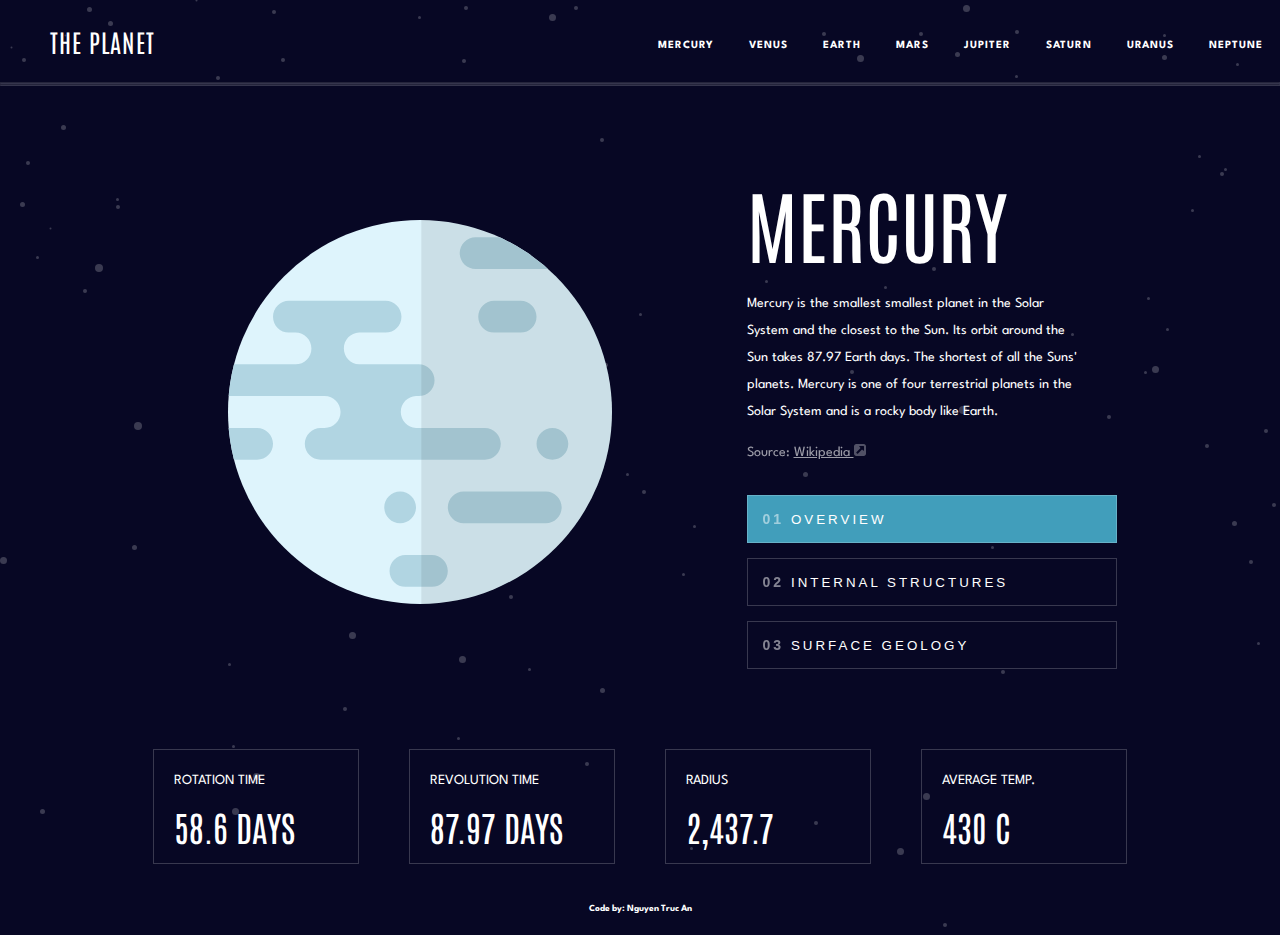
<file: index.html>
<!DOCTYPE html>
<html lang="en">
<head>
    <meta charset="UTF-8">
    <meta http-equiv="X-UA-Compatible" content="IE=edge">
    <meta name="viewport" content="width=device-width, initial-scale=1.0">
    <title>Mercury</title>
    <link rel="stylesheet" href="./style.css">
    <link rel="icon" href="./assets/planet-mercury.svg" type="image/x-icon">

    <link rel="preconnect" href="https://fonts.googleapis.com">
    <link rel="preconnect" href="https://fonts.gstatic.com" crossorigin>
    <link href="https://fonts.googleapis.com/css2?family=Antonio:wght@400;700&display=swap" rel="stylesheet">

    <link rel="preconnect" href="https://fonts.googleapis.com">
    <link rel="preconnect" href="https://fonts.gstatic.com" crossorigin>
    <link href="https://fonts.googleapis.com/css2?family=Spartan:wght@400;700&display=swap" rel="stylesheet">
</head>
<body>
    <section class="top-container">
        <div class="logo-container">
            <a href="./index.html">
                <h1 class="logo"> the planet </h1>
            </a>
        </div>
        <div class="collapse-menu">
            <img src="./assets/icon-hamburger.svg" icon="icon">
        </div>
        <div class="planet-menu">
            <a class="category-box" href="./index.html">
                <h5 class="planet">MERCURY</h5>
            </a>
            <a class="category-box" href="./venus.html">
                <h5 class="planet">VENUS</h5>
            </a>
            <a class="category-box" href="./earth.html">
                <h5 class="planet">EARTH</h5>
            </a>
            <a class="category-box" href="./mars.html">
                <h5 class="planet">MARS</h5>
            </a>
            <a class="category-box" href="./jupiter.html">
                <h5 class="planet">JUPITER</h5>
            </a>
            <a class="category-box" href="./saturn.html">
                <h5 class="planet">SATURN</h5>
            </a>
            <a class="category-box" href="./uranus.html">
                <h5 class="planet">URANUS</h5>
            </a>
            <a class="category-box" href="neptune.html">
                <h5 class="planet">NEPTUNE</h5> 
            </a>
        </div>
    </section>
    <hr>

    <div class="category-drop-list collapse-drop-list">
        <a class="category-box" href="./index.html">
            <div class="left">
                <div class="planet-color mer"></div>
                <h5 class="planet">MERCURY</h5>
            </div>
            <div class="right">
                <img src="./assets/icon-chevron.svg" alt="icon">
            </div>
        </a>
        <hr>
        <a class="category-box" href="./venus.html">
            <div class="left">
                <div class="planet-color ven"></div>
                <h5 class="planet">VENUS</h5>
            </div>
            <div class="right">
                <img src="./assets/icon-chevron.svg" alt="icon">
            </div>
        </a>
        <hr>
        <a class="category-box" href="./earth.html">
            <div class="left">
                <div class="planet-color ear"></div>
                <h5 class="planet">EARTH</h5>
            </div>
            <div class="right">
                <img src="./assets/icon-chevron.svg" alt="icon">
            </div>
        </a>
        <hr>
        <a class="category-box" href="./mars.html">
            <div class="left">
                <div class="planet-color mar"></div>
                <h5 class="planet">MARS</h5>
            </div>
            <div class="right">
                <img src="./assets/icon-chevron.svg" alt="icon">
            </div>
        </a>
        <hr>
        <a class="category-box" href="./jupiter.html">
            <div class="left">
                <div class="planet-color jup"></div>
                <h5 class="planet">JUPITER</h5>
            </div>
            <div class="right">
                <img src="./assets/icon-chevron.svg" alt="icon">
            </div>
        </a>
        <hr>
        <a class="category-box" href="./saturn.html">
            <div class="left">
                <div class="planet-color sat"></div>
                <h5 class="planet">SATURN</h5>
            </div>
            <div class="right">
                <img src="./assets/icon-chevron.svg" alt="icon">
            </div>
        </a>
        <hr>
        <a class="category-box" href="./uranus.html">
            <div class="left">
                <div class="planet-color ura"></div>
                <h5 class="planet">URANUS</h5>
            </div>
            <div class="right">
                <img src="./assets/icon-chevron.svg" alt="icon">
            </div>
        </a>
        <hr>
        <a class="category-box" href="neptune.html">
            <div class="left">
                <div class="planet-color nep"></div>
                <h5 class="planet">NEPTUNE</h5> 
            </div>
            <div class="right">
                <img src="./assets/icon-chevron.svg" alt="icon">
            </div>
        </a>
    </div>

    <div class="mobile-menu-off">
        <div class="mobile-menu">
            <div>
                <button onClick="overview()" class="mobile-category overview btn-hover">OVERVIEW</button> 
            </div>
            <div>
                <button onClick="structure()" class="mobile-category structure">STRUCTURES</button> <br>
            </div>
            <div>
                <button onClick="surface()" class="mobile-category surface">SURFACE</button> <br>
            </div>
        </div>
    </div>
    <hr>


    <section class="bottom-container">
        <div class="bottom-1">
            <div class="image-container">
                <img class="plannet-image" src="./assets/planet-mercury.svg" alt="mecury image">
                <img class="surface-img is-hidden" src="./assets/geology-mercury.png" alt="surface mercury image">
            </div>
            <div class="content-container">
                <div class="details">
                    <h1>MERCURY</h1>
                    <p class="content">Mercury is the smallest smallest planet in the Solar System and the closest to the Sun. Its orbit around the Sun takes 87.97 Earth days. The shortest of all the Suns' planets. Mercury is one of four terrestrial planets in the Solar System and is a rocky body like Earth.</p>
                    <p class="source">Source: <a href="#"> Wikipedia <img src="./assets/icon-source.svg" alt="icon"></a></p>
                </div>
                <div class="button-container">
                        <div>
                            <button onClick="overview()" class="category overview btn-hover"> <span class="od">01 </span>OVERVIEW</button> 
                        </div>
                        <div>
                            <button onClick="structure()" class="category structure"><span class="od">02 </span>INTERNAL STRUCTURES</button> <br>
                        </div>
                        <div>
                            <button onClick="surface()" class="category surface"><span class="od">03 </span>SURFACE GEOLOGY</button> <br>
                        </div>
                </div>
            </div>
        </div>
        <div class="bottom-2">
            <div class="gen-info">
                <p>ROTATION TIME</p>
                <H2>58.6 DAYS</H2>
            </div>
            <div class="gen-info">
                <p>REVOLUTION TIME</p>
                <H2>87.97 DAYS</H2>
            </div>
            <div class="gen-info">
                <p>RADIUS</p>
                <H2>2,437.7</H2>
            </div>
            <div class="gen-info">
                <p>AVERAGE TEMP.</p>
                <H2>430 C</H2>
            </div>
        </div>
    </section>
    <h6 class="footer">Code by: Nguyen Truc An</h6>


    <script src="./js/mercury.js"></script>
</body>
</html>
</file>
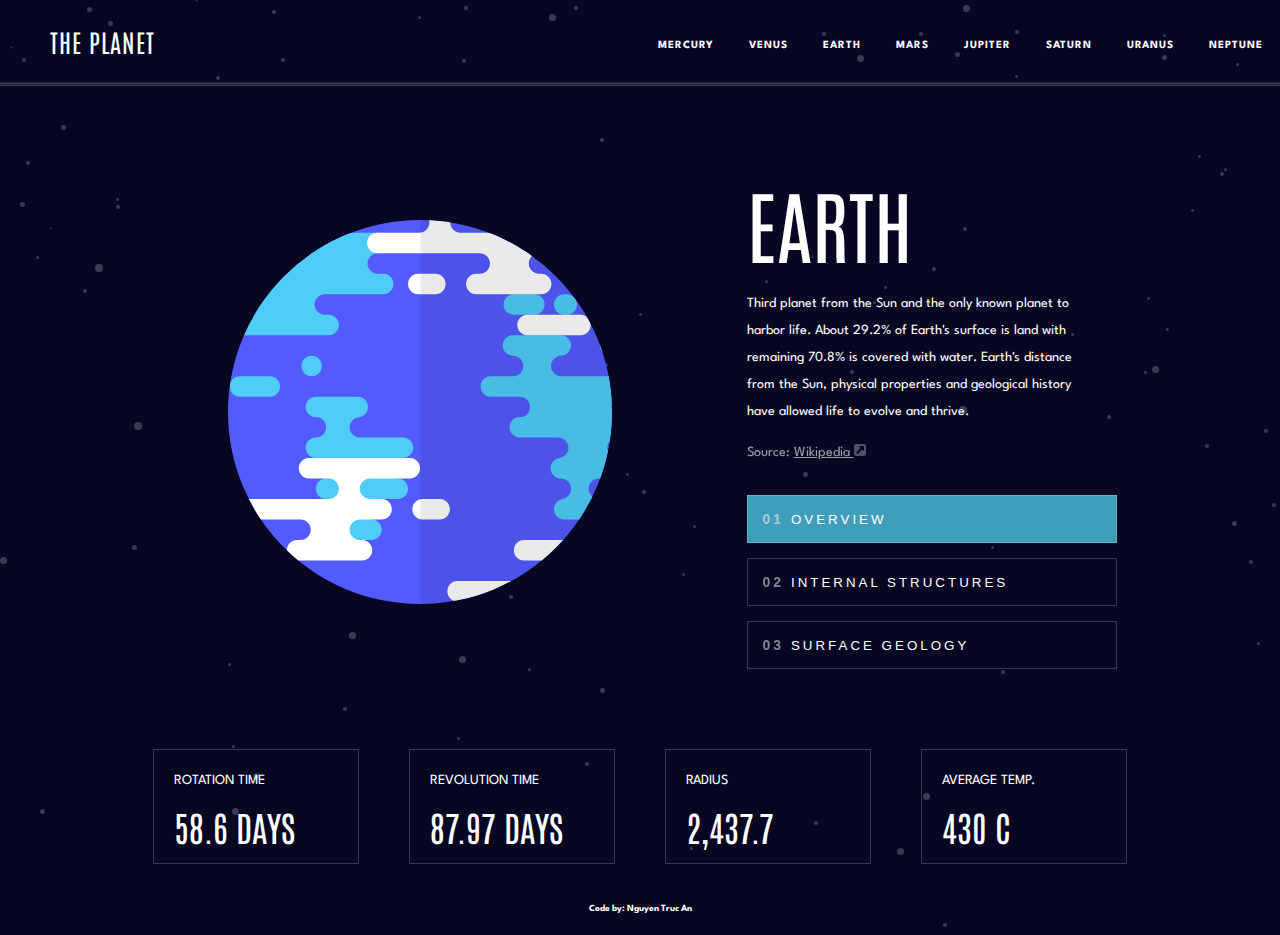
<file: earth.html>
<!DOCTYPE html>
<html lang="en">
<head>
    <meta charset="UTF-8">
    <meta http-equiv="X-UA-Compatible" content="IE=edge">
    <meta name="viewport" content="width=device-width, initial-scale=1.0">
    <title>Earth</title>
    <link rel="stylesheet" href="./style.css">
    <link rel="icon" href="./assets/planet-earth.svg" type="image/x-icon">

    <link rel="preconnect" href="https://fonts.googleapis.com">
    <link rel="preconnect" href="https://fonts.gstatic.com" crossorigin>
    <link href="https://fonts.googleapis.com/css2?family=Antonio:wght@400;700&display=swap" rel="stylesheet">

    <link rel="preconnect" href="https://fonts.googleapis.com">
    <link rel="preconnect" href="https://fonts.gstatic.com" crossorigin>
    <link href="https://fonts.googleapis.com/css2?family=Spartan:wght@400;700&display=swap" rel="stylesheet">
</head>
<body>
    <section class="top-container">
        <div class="logo-container">
            <a href="./index.html">
                <h1 class="logo"> the planet </h1>
            </a>
        </div>
        <div class="collapse-menu">
            <img src="./assets/icon-hamburger.svg" alt="icon">
        </div>
        <div class="planet-menu">
            <a class="category-box" href="./index.html">
                <h5 class="planet">MERCURY</h5>
            </a>
            <a class="category-box" href="./venus.html">
                <h5 class="planet">VENUS</h5>
            </a>
            <a class="category-box" href="./earth.html">
                <h5 class="planet">EARTH</h5>
            </a>
            <a class="category-box" href="./mars.html">
                <h5 class="planet">MARS</h5>
            </a>
            <a class="category-box" href="./jupiter.html">
                <h5 class="planet">JUPITER</h5>
            </a>
            <a class="category-box" href="./saturn.html">
                <h5 class="planet">SATURN</h5>
            </a>
            <a class="category-box" href="./uranus.html">
                <h5 class="planet">URANUS</h5>
            </a>
            <a class="category-box" href="neptune.html">
                <h5 class="planet">NEPTUNE</h5> 
            </a>
        </div>
    </section>
    <hr>

    <div class="category-drop-list collapse-drop-list">
        <a class="category-box" href="./index.html">
            <div class="left">
                <div class="planet-color mer"></div>
                <h5 class="planet">MERCURY</h5>
            </div>
            <div class="right">
                <img src="./assets/icon-chevron.svg" alt="icon">
            </div>
        </a>
        <hr>
        <a class="category-box" href="./venus.html">
            <div class="left">
                <div class="planet-color ven"></div>
                <h5 class="planet">VENUS</h5>
            </div>
            <div class="right">
                <img src="./assets/icon-chevron.svg" alt="icon">
            </div>
        </a>
        <hr>
        <a class="category-box" href="./earth.html">
            <div class="left">
                <div class="planet-color ear"></div>
                <h5 class="planet">EARTH</h5>
            </div>
            <div class="right">
                <img src="./assets/icon-chevron.svg" alt="icon">
            </div>
        </a>
        <hr>
        <a class="category-box" href="./mars.html">
            <div class="left">
                <div class="planet-color mar"></div>
                <h5 class="planet">MARS</h5>
            </div>
            <div class="right">
                <img src="./assets/icon-chevron.svg" alt="icon">
            </div>
        </a>
        <hr>
        <a class="category-box" href="./jupiter.html">
            <div class="left">
                <div class="planet-color jup"></div>
                <h5 class="planet">JUPITER</h5>
            </div>
            <div class="right">
                <img src="./assets/icon-chevron.svg" alt="icon">
            </div>
        </a>
        <hr>
        <a class="category-box" href="./saturn.html">
            <div class="left">
                <div class="planet-color sat"></div>
                <h5 class="planet">SATURN</h5>
            </div>
            <div class="right">
                <img src="./assets/icon-chevron.svg" alt="icon">
            </div>
        </a>
        <hr>
        <a class="category-box" href="./uranus.html">
            <div class="left">
                <div class="planet-color ura"></div>
                <h5 class="planet">URANUS</h5>
            </div>
            <div class="right">
                <img src="./assets/icon-chevron.svg" alt="">
            </div>
        </a>
        <hr>
        <a class="category-box" href="neptune.html">
            <div class="left">
                <div class="planet-color nep"></div>
                <h5 class="planet">NEPTUNE</h5> 
            </div>
            <div class="right">
                <img src="./assets/icon-chevron.svg" alt="">
            </div>
        </a>
    </div>

    <div class="mobile-menu-off">
        <div class="mobile-menu">
            <div>
                <button onClick="overview()" class="mobile-category overview btn-hover">OVERVIEW</button> 
            </div>
            <div>
                <button onClick="structure()" class="mobile-category structure">STRUCTURES</button> <br>
            </div>
            <div>
                <button onClick="surface()" class="mobile-category surface">SURFACE</button> <br>
            </div>
        </div>
    </div>
    <hr>


    <section class="bottom-container">
        <div class="bottom-1">
            <div class="image-container">
                <img class="plannet-image" src="./assets/planet-earth.svg" alt="earth image">
                <img class="surface-img is-hidden" src="./assets/geology-earth.png" alt="earth surface image">
            </div>
            <div class="content-container">
                <div class="details">
                    <h1>EARTH</h1>
                    <p class="content">Third planet from the Sun and the only known planet to harbor life. About 29.2% of Earth's surface is land with remaining 70.8% is covered with water. Earth's distance from the Sun, physical properties and geological history have allowed life to evolve and thrive.</p>
                    <p class="source">Source: <a href="#"> Wikipedia <img src="./assets/icon-source.svg" alt="icon"></a></p>
                </div>
                <div class="button-container">
                        <div>
                            <button onClick="overview()" class="category overview btn-hover"> <span class="od">01 </span>OVERVIEW</button> 
                        </div>
                        <div>
                            <button onClick="structure()" class="category structure"><span class="od">02 </span>INTERNAL STRUCTURES</button> <br>
                        </div>
                        <div>
                            <button onClick="surface()" class="category surface"><span class="od">03 </span>SURFACE GEOLOGY</button> <br>
                        </div>
                </div>
            </div>
        </div>
        <div class="bottom-2">
            <div class="gen-info">
                <p>ROTATION TIME</p>
                <H2>58.6 DAYS</H2>
            </div>
            <div class="gen-info">
                <p>REVOLUTION TIME</p>
                <H2>87.97 DAYS</H2>
            </div>
            <div class="gen-info">
                <p>RADIUS</p>
                <H2>2,437.7</H2>
            </div>
            <div class="gen-info">
                <p>AVERAGE TEMP.</p>
                <H2>430 C</H2>
            </div>
        </div>

    </section>
    <h6 class="footer">Code by: Nguyen Truc An</h6>


    <script src="./js/earth.js"></script>
</body>
</html>
</file>
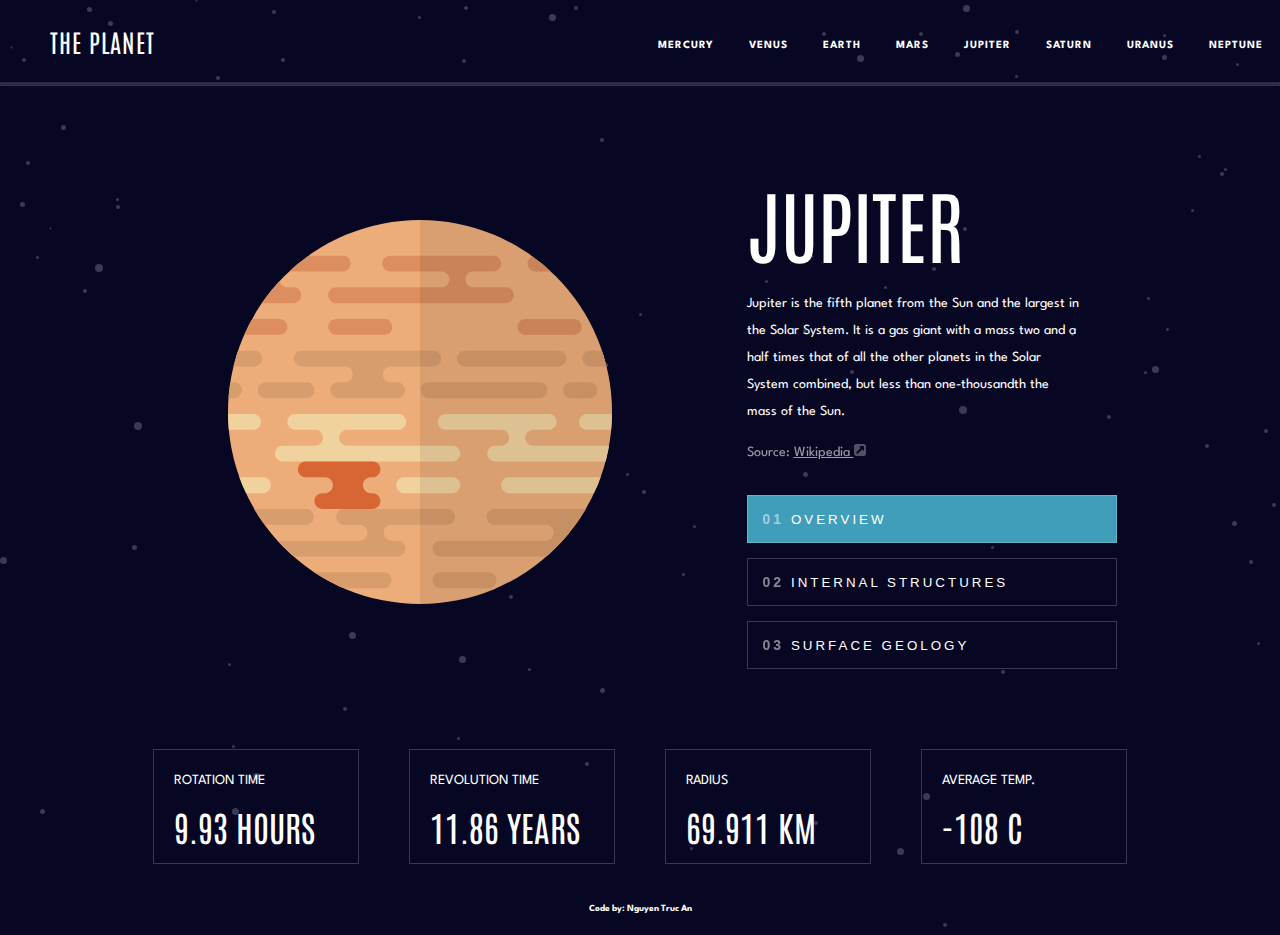
<file: jupiter.html>
<!DOCTYPE html>
<html lang="en">
<head>
    <meta charset="UTF-8">
    <meta http-equiv="X-UA-Compatible" content="IE=edge">
    <meta name="viewport" content="width=device-width, initial-scale=1.0">
    <title>Jupiter</title>
    <link rel="stylesheet" href="./style.css">
    <link rel="icon" href="./assets/planet-jupiter.svg" type="image/x-icon">

    <link rel="preconnect" href="https://fonts.googleapis.com">
    <link rel="preconnect" href="https://fonts.gstatic.com" crossorigin>
    <link href="https://fonts.googleapis.com/css2?family=Antonio:wght@400;700&display=swap" rel="stylesheet">

    <link rel="preconnect" href="https://fonts.googleapis.com">
    <link rel="preconnect" href="https://fonts.gstatic.com" crossorigin>
    <link href="https://fonts.googleapis.com/css2?family=Spartan:wght@400;700&display=swap" rel="stylesheet">
</head>
<body>
    <section class="top-container">
        <div class="logo-container">
            <a href="./index.html">
                <h1 class="logo"> the planet </h1>
            </a>
        </div>
        <div class="collapse-menu">
            <img src="./assets/icon-hamburger.svg" icon="icon">
        </div>
        <div class="planet-menu">
            <a class="category-box" href="./index.html">
                <h5 class="planet">MERCURY</h5>
            </a>
            <a class="category-box" href="./venus.html">
                <h5 class="planet">VENUS</h5>
            </a>
            <a class="category-box" href="./earth.html">
                <h5 class="planet">EARTH</h5>
            </a>
            <a class="category-box" href="./mars.html">
                <h5 class="planet">MARS</h5>
            </a>
            <a class="category-box" href="./jupiter.html">
                <h5 class="planet">JUPITER</h5>
            </a>
            <a class="category-box" href="./saturn.html">
                <h5 class="planet">SATURN</h5>
            </a>
            <a class="category-box" href="./uranus.html">
                <h5 class="planet">URANUS</h5>
            </a>
            <a class="category-box" href="neptune.html">
                <h5 class="planet">NEPTUNE</h5> 
            </a>
        </div>
    </section>
    <hr>

    <div class="category-drop-list collapse-drop-list">
        <a class="category-box" href="./index.html">
            <div class="left">
                <div class="planet-color mer"></div>
                <h5 class="planet">MERCURY</h5>
            </div>
            <div class="right">
                <img src="./assets/icon-chevron.svg" alt="icon">
            </div>
        </a>
        <hr>
        <a class="category-box" href="./venus.html">
            <div class="left">
                <div class="planet-color ven"></div>
                <h5 class="planet">VENUS</h5>
            </div>
            <div class="right">
                <img src="./assets/icon-chevron.svg" alt="icon">
            </div>
        </a>
        <hr>
        <a class="category-box" href="./earth.html">
            <div class="left">
                <div class="planet-color ear"></div>
                <h5 class="planet">EARTH</h5>
            </div>
            <div class="right">
                <img src="./assets/icon-chevron.svg" alt="icon">
            </div>
        </a>
        <hr>
        <a class="category-box" href="./mars.html">
            <div class="left">
                <div class="planet-color mar"></div>
                <h5 class="planet">MARS</h5>
            </div>
            <div class="right">
                <img src="./assets/icon-chevron.svg" alt="icon">
            </div>
        </a>
        <hr>
        <a class="category-box" href="./jupiter.html">
            <div class="left">
                <div class="planet-color jup"></div>
                <h5 class="planet">JUPITER</h5>
            </div>
            <div class="right">
                <img src="./assets/icon-chevron.svg" alt="icon">
            </div>
        </a>
        <hr>
        <a class="category-box" href="./saturn.html">
            <div class="left">
                <div class="planet-color sat"></div>
                <h5 class="planet">SATURN</h5>
            </div>
            <div class="right">
                <img src="./assets/icon-chevron.svg" alt="icon">
            </div>
        </a>
        <hr>
        <a class="category-box" href="./uranus.html">
            <div class="left">
                <div class="planet-color ura"></div>
                <h5 class="planet">URANUS</h5>
            </div>
            <div class="right">
                <img src="./assets/icon-chevron.svg" alt="icon">
            </div>
        </a>
        <hr>
        <a class="category-box" href="neptune.html">
            <div class="left">
                <div class="planet-color nep"></div>
                <h5 class="planet">NEPTUNE</h5> 
            </div>
            <div class="right">
                <img src="./assets/icon-chevron.svg" alt="icon">
            </div>
        </a>
    </div>

    <div class="mobile-menu-off">
        <div class="mobile-menu">
            <div>
                <button onClick="overview()" class="mobile-category overview btn-hover">OVERVIEW</button> 
            </div>
            <div>
                <button onClick="structure()" class="mobile-category structure">STRUCTURES</button> <br>
            </div>
            <div>
                <button onClick="surface()" class="mobile-category surface">SURFACE</button> <br>
            </div>
        </div>
    </div>
    <hr>


    <section class="bottom-container">
        <div class="bottom-1">
            <div class="image-container">
                <img class="plannet-image" src="./assets/planet-jupiter.svg" alt="jupiter image">
                <img class="surface-img is-hidden" src="./assets/geology-jupiter.png" alt="surface jupiter image">
            </div>
            <div class="content-container">
                <div class="details">
                    <h1>JUPITER</h1>
                    <p class="content">Jupiter is the fifth planet from the Sun and the largest in the Solar System. It is a gas giant with a mass two and a half times that of all the other planets in the Solar System combined, but less than one-thousandth the mass of the Sun.</p>
                    <p class="source">Source: <a href="#"> Wikipedia <img src="./assets/icon-source.svg" alt="icon"></a></p>
                </div>
                <div class="button-container">
                        <div>
                            <button onClick="overview()" class="category overview btn-hover"> <span class="od">01 </span>OVERVIEW</button> 
                        </div>
                        <div>
                            <button onClick="structure()" class="category structure"><span class="od">02 </span>INTERNAL STRUCTURES</button> <br>
                        </div>
                        <div>
                            <button onClick="surface()" class="category surface"><span class="od">03 </span>SURFACE GEOLOGY</button> <br>
                        </div>
                </div>
            </div>
        </div>
        <div class="bottom-2">
            <div class="gen-info">
                <p>ROTATION TIME</p>
                <H2>9.93 HOURS</H2>
            </div>
            <div class="gen-info">
                <p>REVOLUTION TIME</p>
                <H2>11.86 YEARS</H2>
            </div>
            <div class="gen-info">
                <p>RADIUS</p>
                <H2>69.911 KM</H2>
            </div>
            <div class="gen-info">
                <p>AVERAGE TEMP.</p>
                <H2>-108 C</H2>
            </div>
        </div>
    </section>
    <h6 class="footer">Code by: Nguyen Truc An</h6>


    <script src="./js/jupiter.js"></script>
</body>
</html>
</file>
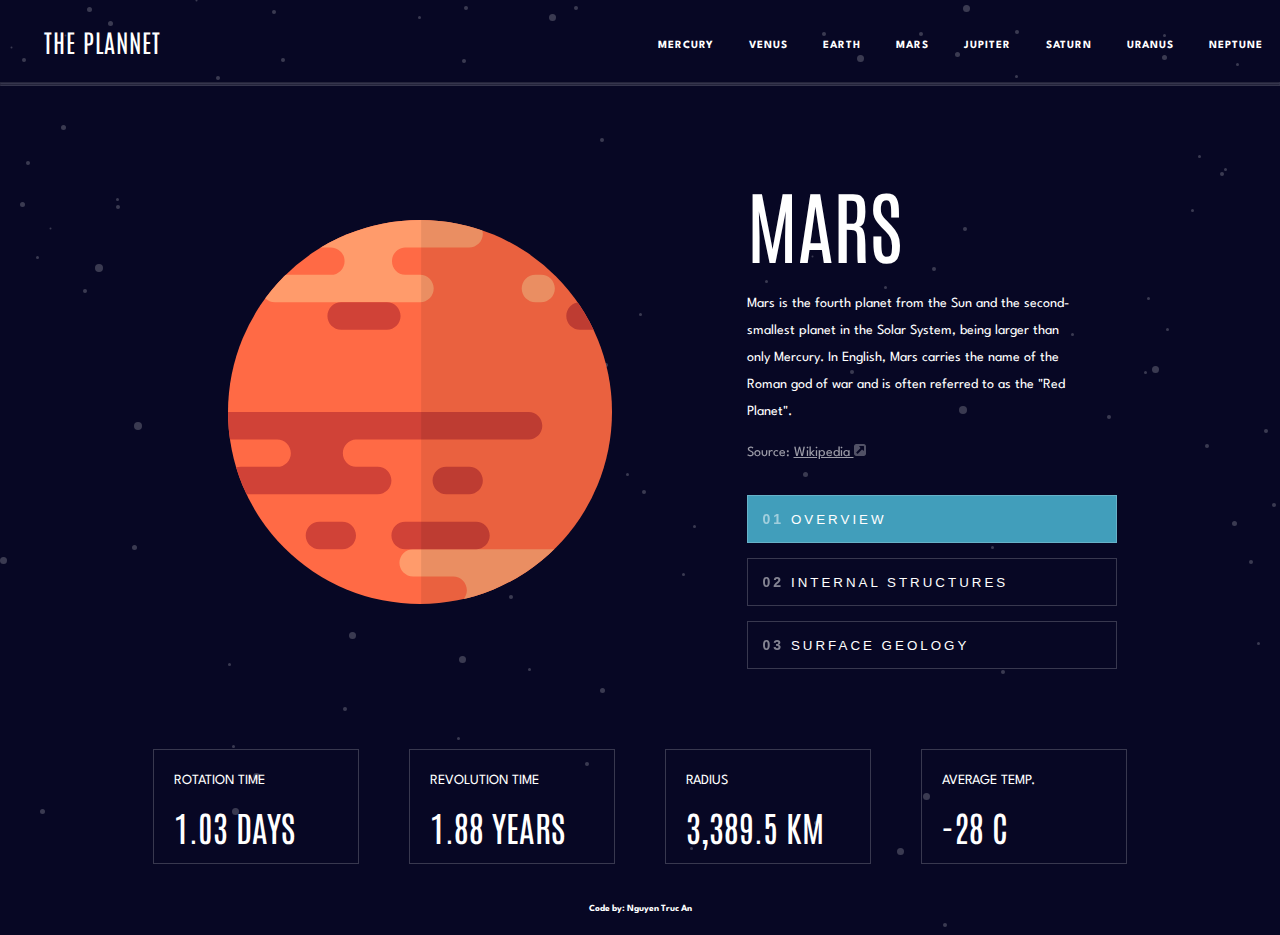
<file: mars.html>
<!DOCTYPE html>
<html lang="en">
<head>
    <meta charset="UTF-8">
    <meta http-equiv="X-UA-Compatible" content="IE=edge">
    <meta name="viewport" content="width=device-width, initial-scale=1.0">
    <title>Mars</title>
    <link rel="stylesheet" href="./style.css">
    <link rel="icon" href="./assets/planet-mars.svg" type="image/x-icon">

    <link rel="preconnect" href="https://fonts.googleapis.com">
    <link rel="preconnect" href="https://fonts.gstatic.com" crossorigin>
    <link href="https://fonts.googleapis.com/css2?family=Antonio:wght@400;700&display=swap" rel="stylesheet">

    <link rel="preconnect" href="https://fonts.googleapis.com">
    <link rel="preconnect" href="https://fonts.gstatic.com" crossorigin>
    <link href="https://fonts.googleapis.com/css2?family=Spartan:wght@400;700&display=swap" rel="stylesheet">
</head>
<body>
    <section class="top-container">
        <div class="logo-container">
            <a href="./index.html">
                <h1 class="logo"> the plannet </h1>
            </a>
        </div>
        <div class="collapse-menu">
            <img src="./assets/icon-hamburger.svg" icon="icon">
        </div>
        <div class="planet-menu">
            <a class="category-box" href="./index.html">
                <h5 class="planet">MERCURY</h5>
            </a>
            <a class="category-box" href="./venus.html">
                <h5 class="planet">VENUS</h5>
            </a>
            <a class="category-box" href="./earth.html">
                <h5 class="planet">EARTH</h5>
            </a>
            <a class="category-box" href="./mars.html">
              <h5 class="planet">MARS</h5>
            </a>
            <a class="category-box" href="./jupiter.html">
                <h5 class="planet">JUPITER</h5>
            </a>
            <a class="category-box" href="./saturn.html">
                <h5 class="planet">SATURN</h5>
            </a>
            <a class="category-box" href="./uranus.html">
                <h5 class="planet">URANUS</h5>
            </a>
            <a class="category-box" href="neptune.html">
                <h5 class="planet">NEPTUNE</h5> 
            </a>
        </div>
    </section>
    <hr>

    <div class="category-drop-list collapse-drop-list">
        <a class="category-box" href="./index.html">
            <div class="left">
                <div class="planet-color mer"></div>
                <h5 class="planet">MERCURY</h5>
            </div>
            <div class="right">
                <img src="./assets/icon-chevron.svg" alt="icon">
            </div>
        </a>
        <hr>
        <a class="category-box" href="./venus.html">
            <div class="left">
                <div class="planet-color ven"></div>
                <h5 class="planet">VENUS</h5>
            </div>
            <div class="right">
                <img src="./assets/icon-chevron.svg" alt="icon">
            </div>
        </a>
        <hr>
        <a class="category-box" href="./earth.html">
            <div class="left">
                <div class="planet-color ear"></div>
                <h5 class="planet">EARTH</h5>
            </div>
            <div class="right">
                <img src="./assets/icon-chevron.svg" alt="icon">
            </div>
        </a>
        <hr>
        <a class="category-box" href="./mars.html">
            <div class="left">
                <div class="planet-color mar"></div>
                <h5 class="planet">MARS</h5>
            </div>
            <div class="right">
                <img src="./assets/icon-chevron.svg" alt="icon">
            </div>
        </a>
        <hr>
        <a class="category-box" href="./jupiter.html">
            <div class="left">
                <div class="planet-color jup"></div>
                <h5 class="planet">JUPITER</h5>
            </div>
            <div class="right">
                <img src="./assets/icon-chevron.svg" alt="icon">
            </div>
        </a>
        <hr>
        <a class="category-box" href="./saturn.html">
            <div class="left">
                <div class="planet-color sat"></div>
                <h5 class="planet">SATURN</h5>
            </div>
            <div class="right">
                <img src="./assets/icon-chevron.svg" alt="icon">
            </div>
        </a>
        <hr>
        <a class="category-box" href="./uranus.html">
            <div class="left">
                <div class="planet-color ura"></div>
                <h5 class="planet">URANUS</h5>
            </div>
            <div class="right">
                <img src="./assets/icon-chevron.svg" alt="icon">
            </div>
        </a>
        <hr>
        <a class="category-box" href="neptune.html">
            <div class="left">
                <div class="planet-color nep"></div>
                <h5 class="planet">NEPTUNE</h5> 
            </div>
            <div class="right">
                <img src="./assets/icon-chevron.svg" alt="icon">
            </div>
        </a>
    </div>

    <div class="mobile-menu-off">
        <div class="mobile-menu">
            <div>
                <button onClick="overview()" class="mobile-category overview btn-hover">OVERVIEW</button> 
            </div>
            <div>
                <button onClick="structure()" class="mobile-category structure">STRUCTURES</button> <br>
            </div>
            <div>
                <button onClick="surface()" class="mobile-category surface">SURFACE</button> <br>
            </div>
        </div>
    </div>
    <hr>


    <section class="bottom-container">
        <div class="bottom-1">
            <div class="image-container">
                <img class="plannet-image" src="./assets/planet-mars.svg" alt="mecury image">
                <img class="surface-img is-hidden" src="./assets/geology-mars.png" alt="surface mars image">
            </div>
            <div class="content-container">
                <div class="details">
                    <h1>MARS</h1>
                    <p class="content">Mars is the fourth planet from the Sun and the second-smallest planet in the Solar System, being larger than only Mercury. In English, Mars carries the name of the Roman god of war and is often referred to as the "Red Planet".</p>
                    <p class="source">Source: <a href="#"> Wikipedia <img src="./assets/icon-source.svg" alt="icon"></a></p>
                </div>
                <div class="button-container">
                        <div>
                            <button onClick="overview()" class="category overview btn-hover"> <span class="od">01 </span>OVERVIEW</button> 
                        </div>
                        <div>
                            <button onClick="structure()" class="category structure"><span class="od">02 </span>INTERNAL STRUCTURES</button> <br>
                        </div>
                        <div>
                            <button onClick="surface()" class="category surface"><span class="od">03 </span>SURFACE GEOLOGY</button> <br>
                        </div>
                </div>
            </div>
        </div>
        <div class="bottom-2">
            <div class="gen-info">
                <p>ROTATION TIME</p>
                <H2>1.03 DAYS</H2>
            </div>
            <div class="gen-info">
                <p>REVOLUTION TIME</p>
                <H2>1.88 YEARS</H2>
            </div>
            <div class="gen-info">
                <p>RADIUS</p>
                <H2>3,389.5 KM</H2>
            </div>
            <div class="gen-info">
                <p>AVERAGE TEMP.</p>
                <H2>-28 C</H2>
            </div>
        </div>
    </section>
    <h6 class="footer">Code by: Nguyen Truc An</h6>


    <script src="./js/mars.js"></script>
</body>
</html>
</file>
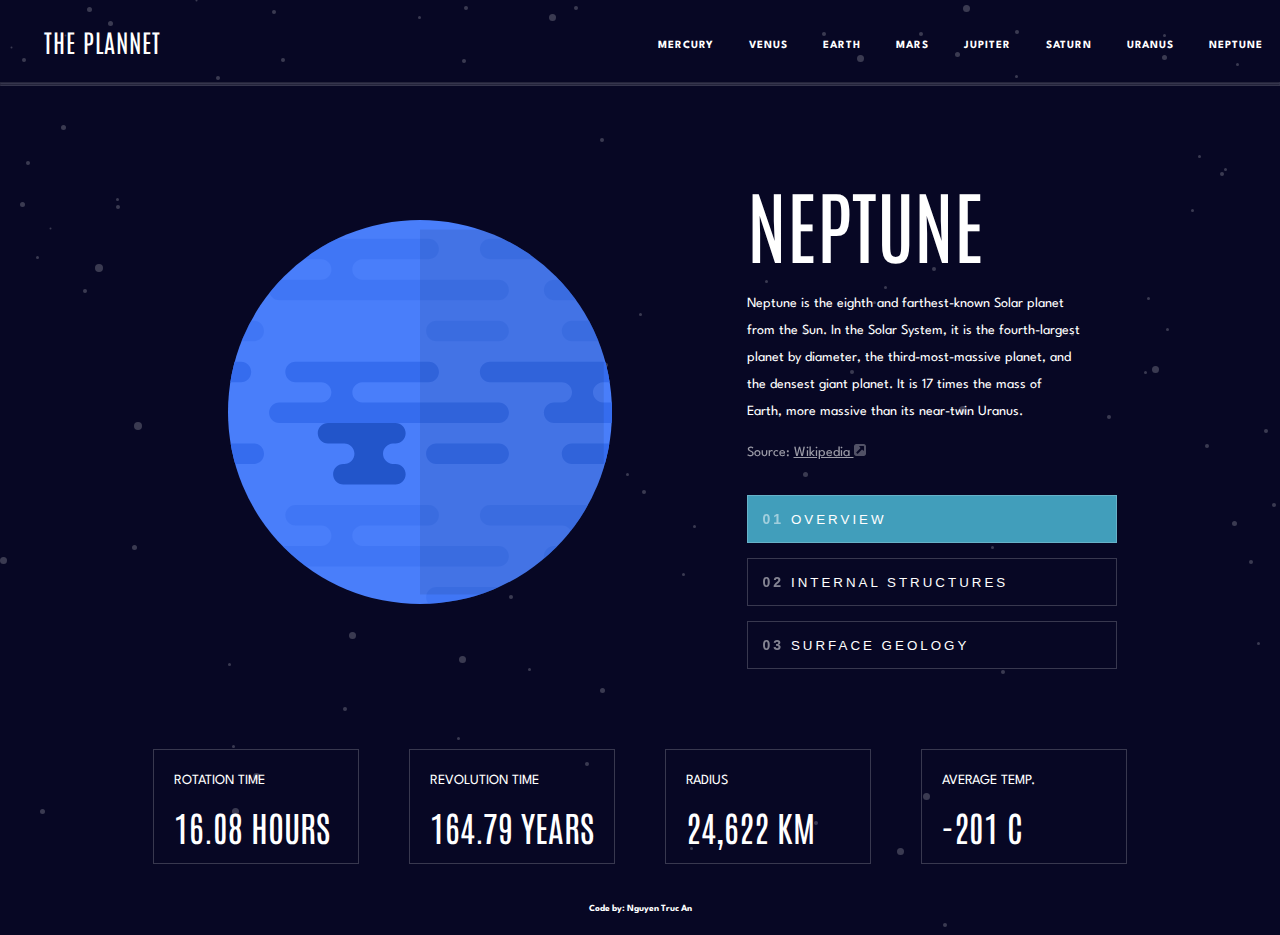
<file: neptune.html>
<!DOCTYPE html>
<html lang="en">
<head>
    <meta charset="UTF-8">
    <meta http-equiv="X-UA-Compatible" content="IE=edge">
    <meta name="viewport" content="width=device-width, initial-scale=1.0">
    <title>Neptune</title>
    <link rel="stylesheet" href="./style.css">
    <link rel="icon" href="./assets/planet-neptune.svg" type="image/x-icon">

    <link rel="preconnect" href="https://fonts.googleapis.com">
    <link rel="preconnect" href="https://fonts.gstatic.com" crossorigin>
    <link href="https://fonts.googleapis.com/css2?family=Antonio:wght@400;700&display=swap" rel="stylesheet">

    <link rel="preconnect" href="https://fonts.googleapis.com">
    <link rel="preconnect" href="https://fonts.gstatic.com" crossorigin>
    <link href="https://fonts.googleapis.com/css2?family=Spartan:wght@400;700&display=swap" rel="stylesheet">
</head>
<body>
    <section class="top-container">
        <div class="logo-container">
            <a href="./index.html">
                <h1 class="logo"> the plannet </h1>
            </a>
        </div>
        <div class="collapse-menu">
            <img src="./assets/icon-hamburger.svg" icon="icon">
        </div>
        <div class="planet-menu">
            <a class="category-box" href="./index.html">
                <h5 class="planet">MERCURY</h5>
            </a>
            <a class="category-box" href="./venus.html">
                <h5 class="planet">VENUS</h5>
            </a>
            <a class="category-box" href="./earth.html">
                <h5 class="planet">EARTH</h5>
            </a>
            <a class="category-box" href="./mars.html">
                <h5 class="planet">MARS</h5>
            </a>
            <a class="category-box" href="./jupiter.html">
                <h5 class="planet">JUPITER</h5>
            </a>
            <a class="category-box" href="./saturn.html">
                <h5 class="planet">SATURN</h5>
            </a>
            <a class="category-box" href="./uranus.html">
                <h5 class="planet">URANUS</h5>
            </a>
            <a class="category-box" href="neptune.html">
                <h5 class="planet">NEPTUNE</h5> 
            </a>
        </div>
    </section>
    <hr>

    <div class="category-drop-list collapse-drop-list">
        <a class="category-box" href="./index.html">
            <div class="left">
                <div class="planet-color mer"></div>
                <h5 class="planet">MERCURY</h5>
            </div>
            <div class="right">
                <img src="./assets/icon-chevron.svg" alt="icon">
            </div>
        </a>
        <hr>
        <a class="category-box" href="./venus.html">
            <div class="left">
                <div class="planet-color ven"></div>
                <h5 class="planet">VENUS</h5>
            </div>
            <div class="right">
                <img src="./assets/icon-chevron.svg" alt="icon">
            </div>
        </a>
        <hr>
        <a class="category-box" href="./earth.html">
            <div class="left">
                <div class="planet-color ear"></div>
                <h5 class="planet">EARTH</h5>
            </div>
            <div class="right">
                <img src="./assets/icon-chevron.svg" alt="icon">
            </div>
        </a>
        <hr>
        <a class="category-box" href="./mars.html">
            <div class="left">
                <div class="planet-color mar"></div>
                <h5 class="planet">MARS</h5>
            </div>
            <div class="right">
                <img src="./assets/icon-chevron.svg" alt="icon">
            </div>
        </a>
        <hr>
        <a class="category-box" href="./jupiter.html">
            <div class="left">
                <div class="planet-color jup"></div>
                <h5 class="planet">JUPITER</h5>
            </div>
            <div class="right">
                <img src="./assets/icon-chevron.svg" alt="icon">
            </div>
        </a>
        <hr>
        <a class="category-box" href="./saturn.html">
            <div class="left">
                <div class="planet-color sat"></div>
                <h5 class="planet">SATURN</h5>
            </div>
            <div class="right">
                <img src="./assets/icon-chevron.svg" alt="icon">
            </div>
        </a>
        <hr>
        <a class="category-box" href="./uranus.html">
            <div class="left">
                <div class="planet-color ura"></div>
                <h5 class="planet">URANUS</h5>
            </div>
            <div class="right">
                <img src="./assets/icon-chevron.svg" alt="icon">
            </div>
        </a>
        <hr>
        <a class="category-box" href="neptune.html">
            <div class="left">
                <div class="planet-color nep"></div>
                <h5 class="planet">NEPTUNE</h5> 
            </div>
            <div class="right">
                <img src="./assets/icon-chevron.svg" alt="icon">
            </div>
        </a>
    </div>

    <div class="mobile-menu-off">
        <div class="mobile-menu">
            <div>
                <button onClick="overview()" class="mobile-category overview btn-hover">OVERVIEW</button> 
            </div>
            <div>
                <button onClick="structure()" class="mobile-category structure">STRUCTURES</button> <br>
            </div>
            <div>
                <button onClick="surface()" class="mobile-category surface">SURFACE</button> <br>
            </div>
        </div>
    </div>
    <hr>


    <section class="bottom-container">
        <div class="bottom-1">
            <div class="image-container">
                <img class="plannet-image" src="./assets/planet-neptune.svg" alt="mecury image">
                <img class="surface-img is-hidden" src="./assets/geology-neptune.png" alt="surface neptune image">
            </div>
            <div class="content-container">
                <div class="details">
                    <h1>NEPTUNE</h1>
                    <p class="content">Neptune is the eighth and farthest-known Solar planet from the Sun. In the Solar System, it is the fourth-largest planet by diameter, the third-most-massive planet, and the densest giant planet. It is 17 times the mass of Earth, more massive than its near-twin Uranus.</p>
                    <p class="source">Source: <a href="#"> Wikipedia <img src="./assets/icon-source.svg" alt="icon"></a></p>
                </div>
                <div class="button-container">
                        <div>
                            <button onClick="overview()" class="category overview btn-hover"> <span class="od">01 </span>OVERVIEW</button> 
                        </div>
                        <div>
                            <button onClick="structure()" class="category structure"><span class="od">02 </span>INTERNAL STRUCTURES</button> <br>
                        </div>
                        <div>
                            <button onClick="surface()" class="category surface"><span class="od">03 </span>SURFACE GEOLOGY</button> <br>
                        </div>
                </div>
            </div>
        </div>
        <div class="bottom-2">
            <div class="gen-info">
                <p>ROTATION TIME</p>
                <H2>16.08 HOURS</H2>
            </div>
            <div class="gen-info">
                <p>REVOLUTION TIME</p>
                <H2>164.79 YEARS</H2>
            </div>
            <div class="gen-info">
                <p>RADIUS</p>
                <H2>24,622 KM</H2>
            </div>
            <div class="gen-info">
                <p>AVERAGE TEMP.</p>
                <H2>-201 C</H2>
            </div>
        </div>
    </section>
    <h6 class="footer">Code by: Nguyen Truc An</h6>


    <script src="./js/neptune.js"></script>
</body>
</html>
</file>
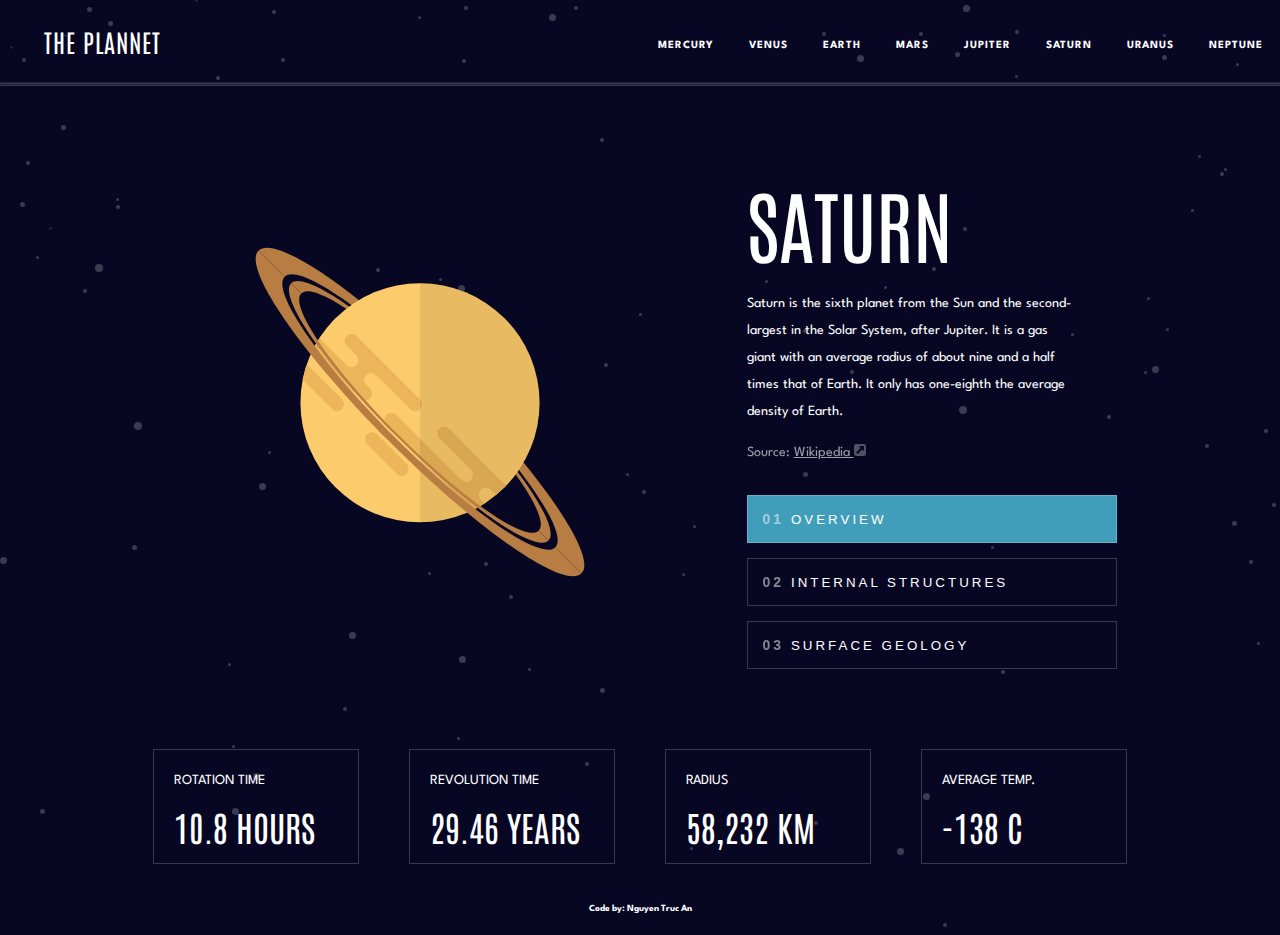
<file: saturn.html>
<!DOCTYPE html>
<html lang="en">
<head>
    <meta charset="UTF-8">
    <meta http-equiv="X-UA-Compatible" content="IE=edge">
    <meta name="viewport" content="width=device-width, initial-scale=1.0">
    <title>Saturn</title>
    <link rel="stylesheet" href="./style.css">
    <link rel="icon" href="./assets/planet-saturn.svg" type="image/x-icon">

    <link rel="preconnect" href="https://fonts.googleapis.com">
    <link rel="preconnect" href="https://fonts.gstatic.com" crossorigin>
    <link href="https://fonts.googleapis.com/css2?family=Antonio:wght@400;700&display=swap" rel="stylesheet">

    <link rel="preconnect" href="https://fonts.googleapis.com">
    <link rel="preconnect" href="https://fonts.gstatic.com" crossorigin>
    <link href="https://fonts.googleapis.com/css2?family=Spartan:wght@400;700&display=swap" rel="stylesheet">
</head>
<body>
    <section class="top-container">
        <div class="logo-container">
            <a href="./index.html">
                <h1 class="logo"> the plannet </h1>
            </a>
        </div>
        <div class="collapse-menu">
            <img src="./assets/icon-hamburger.svg" icon="icon">
        </div>
        <div class="planet-menu">
            <a class="category-box" href="./index.html">
                <h5 class="planet">MERCURY</h5>
            </a>
            <a class="category-box" href="./venus.html">
                <h5 class="planet">VENUS</h5>
            </a>
            <a class="category-box" href="./earth.html">
                <h5 class="planet">EARTH</h5>
            </a>
            <a class="category-box" href="./mars.html">
                <h5 class="planet">MARS</h5>
            </a>
            <a class="category-box" href="./jupiter.html">
                <h5 class="planet">JUPITER</h5>
            </a>
            <a class="category-box" href="./saturn.html">
                <h5 class="planet">SATURN</h5>
            </a>
            <a class="category-box" href="./uranus.html">
                <h5 class="planet">URANUS</h5>
            </a>
            <a class="category-box" href="neptune.html">
                <h5 class="planet">NEPTUNE</h5> 
            </a>
        </div>
    </section>
    <hr>

    <div class="category-drop-list collapse-drop-list">
        <a class="category-box" href="./index.html">
            <div class="left">
                <div class="planet-color mer"></div>
                <h5 class="planet">MERCURY</h5>
            </div>
            <div class="right">
                <img src="./assets/icon-chevron.svg" alt="icon">
            </div>
        </a>
        <hr>
        <a class="category-box" href="./venus.html">
            <div class="left">
                <div class="planet-color ven"></div>
                <h5 class="planet">VENUS</h5>
            </div>
            <div class="right">
                <img src="./assets/icon-chevron.svg" alt="icon">
            </div>
        </a>
        <hr>
        <a class="category-box" href="./earth.html">
            <div class="left">
                <div class="planet-color ear"></div>
                <h5 class="planet">EARTH</h5>
            </div>
            <div class="right">
                <img src="./assets/icon-chevron.svg" alt="icon">
            </div>
        </a>
        <hr>
        <a class="category-box" href="./mars.html">
            <div class="left">
                <div class="planet-color mar"></div>
                <h5 class="planet">MARS</h5>
            </div>
            <div class="right">
                <img src="./assets/icon-chevron.svg" alt="icon">
            </div>
        </a>
        <hr>
        <a class="category-box" href="./jupiter.html">
            <div class="left">
                <div class="planet-color jup"></div>
                <h5 class="planet">JUPITER</h5>
            </div>
            <div class="right">
                <img src="./assets/icon-chevron.svg" alt="icon">
            </div>
        </a>
        <hr>
        <a class="category-box" href="./saturn.html">
            <div class="left">
                <div class="planet-color sat"></div>
                <h5 class="planet">SATURN</h5>
            </div>
            <div class="right">
                <img src="./assets/icon-chevron.svg" alt="icon">
            </div>
        </a>
        <hr>
        <a class="category-box" href="./uranus.html">
            <div class="left">
                <div class="planet-color ura"></div>
                <h5 class="planet">URANUS</h5>
            </div>
            <div class="right">
                <img src="./assets/icon-chevron.svg" alt="icon">
            </div>
        </a>
        <hr>
        <a class="category-box" href="neptune.html">
            <div class="left">
                <div class="planet-color nep"></div>
                <h5 class="planet">NEPTUNE</h5> 
            </div>
            <div class="right">
                <img src="./assets/icon-chevron.svg" alt="icon">
            </div>
        </a>
    </div>

    <div class="mobile-menu-off">
        <div class="mobile-menu">
            <div>
                <button onClick="overview()" class="mobile-category overview btn-hover">OVERVIEW</button> 
            </div>
            <div>
                <button onClick="structure()" class="mobile-category structure">STRUCTURES</button> <br>
            </div>
            <div>
                <button onClick="surface()" class="mobile-category surface">SURFACE</button> <br>
            </div>
        </div>
    </div>
    <hr>


    <section class="bottom-container">
        <div class="bottom-1">
            <div class="image-container">
                <img class="plannet-image" src="./assets/planet-saturn.svg" alt="mecury image">
                <img class="surface-img is-hidden" src="./assets/geology-saturn.png" alt="surface saturn image">
            </div>
            <div class="content-container">
                <div class="details">
                    <h1>SATURN</h1>
                    <p class="content">Saturn is the sixth planet from the Sun and the second-largest in the Solar System, after Jupiter. It is a gas giant with an average radius of about nine and a half times that of Earth. It only has one-eighth the average density of Earth.</p>
                    <p class="source">Source: <a href="#"> Wikipedia <img src="./assets/icon-source.svg" alt="icon"></a></p>
                </div>
                <div class="button-container">
                        <div>
                            <button onClick="overview()" class="category overview btn-hover"> <span class="od">01 </span>OVERVIEW</button> 
                        </div>
                        <div>
                            <button onClick="structure()" class="category structure"><span class="od">02 </span>INTERNAL STRUCTURES</button> <br>
                        </div>
                        <div>
                            <button onClick="surface()" class="category surface"><span class="od">03 </span>SURFACE GEOLOGY</button> <br>
                        </div>
                </div>
            </div>
        </div>
        <div class="bottom-2">
            <div class="gen-info">
                <p>ROTATION TIME</p>
                <H2>10.8 HOURS</H2>
            </div>
            <div class="gen-info">
                <p>REVOLUTION TIME</p>
                <H2>29.46 YEARS</H2>
            </div>
            <div class="gen-info">
                <p>RADIUS</p>
                <H2>58,232 KM</H2>
            </div>
            <div class="gen-info">
                <p>AVERAGE TEMP.</p>
                <H2>-138 C</H2>
            </div>
        </div>
    </section>
    <h6 class="footer">Code by: Nguyen Truc An</h6>

    <script src="./js/saturn.js"></script>
</body>
</html>
</file>
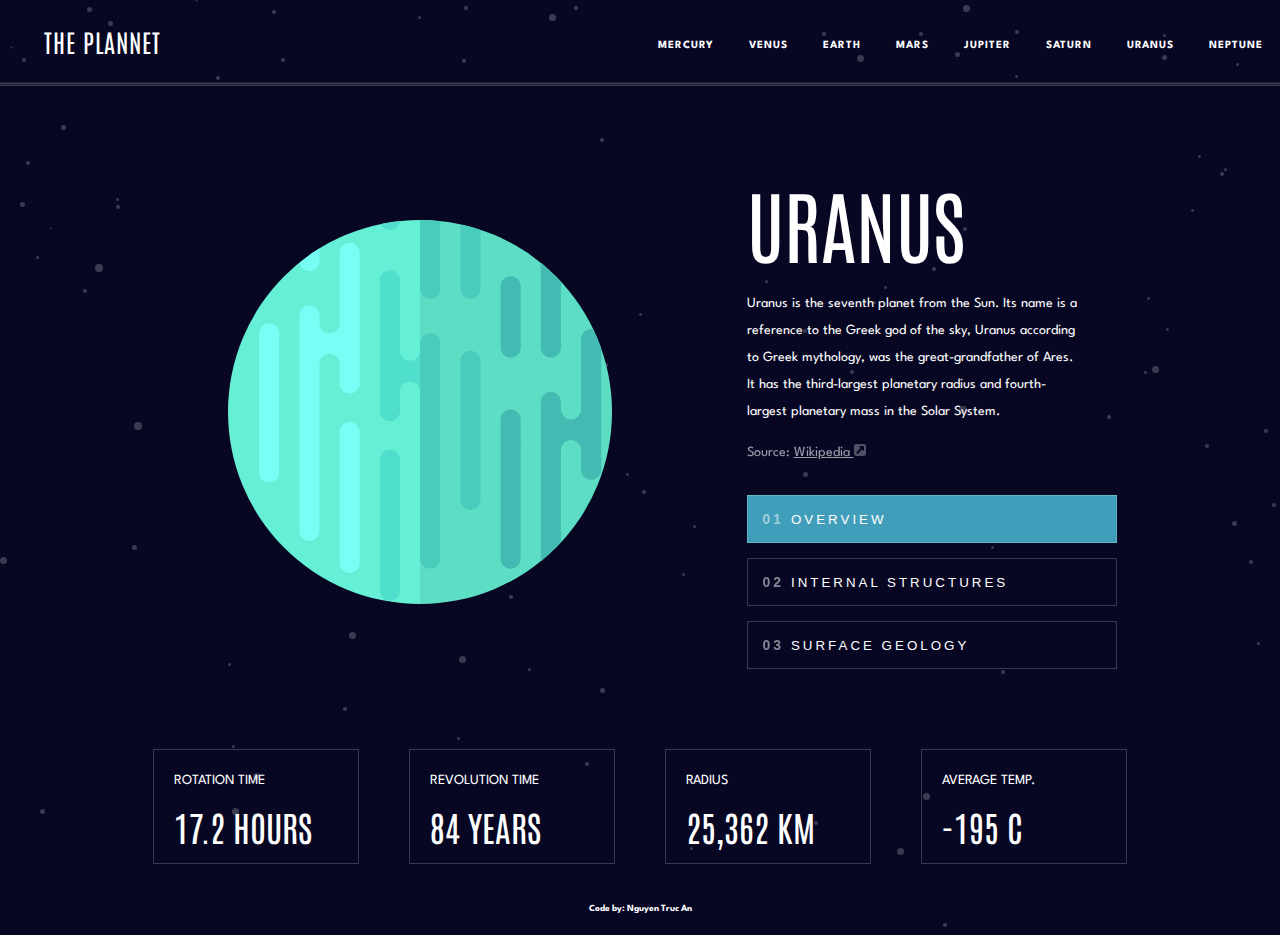
<file: uranus.html>
<!DOCTYPE html>
<html lang="en">
<head>
    <meta charset="UTF-8">
    <meta http-equiv="X-UA-Compatible" content="IE=edge">
    <meta name="viewport" content="width=device-width, initial-scale=1.0">
    <title>Uranus</title>
    <link rel="stylesheet" href="./style.css">
    <link rel="icon" href="./assets/planet-uranus.svg" type="image/x-icon">

    <link rel="preconnect" href="https://fonts.googleapis.com">
    <link rel="preconnect" href="https://fonts.gstatic.com" crossorigin>
    <link href="https://fonts.googleapis.com/css2?family=Antonio:wght@400;700&display=swap" rel="stylesheet">

    <link rel="preconnect" href="https://fonts.googleapis.com">
    <link rel="preconnect" href="https://fonts.gstatic.com" crossorigin>
    <link href="https://fonts.googleapis.com/css2?family=Spartan:wght@400;700&display=swap" rel="stylesheet">
</head>
<body>
    <section class="top-container">
        <div class="logo-container">
            <a href="./index.html">
                <h1 class="logo"> the plannet </h1>
            </a>
        </div>
        <div class="collapse-menu">
            <img src="./assets/icon-hamburger.svg" icon="icon">
        </div>
        <div class="planet-menu">
            <a class="category-box" href="./index.html">
                <h5 class="planet">MERCURY</h5>
            </a>
            <a class="category-box" href="./venus.html">
                <h5 class="planet">VENUS</h5>
            </a>
            <a class="category-box" href="./earth.html">
                <h5 class="planet">EARTH</h5>
            </a>
            <a class="category-box" href="./mars.html">
                <h5 class="planet">MARS</h5>
            </a>
            <a class="category-box" href="./jupiter.html">
                <h5 class="planet">JUPITER</h5>
            </a>
            <a class="category-box" href="./saturn.html">
                <h5 class="planet">SATURN</h5>
            </a>
            <a class="category-box" href="./uranus.html">
                <h5 class="planet">URANUS</h5>
            </a>
            <a class="category-box" href="neptune.html">
                <h5 class="planet">NEPTUNE</h5> 
            </a>
        </div>
    </section>
    <hr>

    <div class="category-drop-list collapse-drop-list">
        <a class="category-box" href="./index.html">
            <div class="left">
                <div class="planet-color mer"></div>
                <h5 class="planet">MERCURY</h5>
            </div>
            <div class="right">
                <img src="./assets/icon-chevron.svg" alt="icon">
            </div>
        </a>
        <hr>
        <a class="category-box" href="./venus.html">
            <div class="left">
                <div class="planet-color ven"></div>
                <h5 class="planet">VENUS</h5>
            </div>
            <div class="right">
                <img src="./assets/icon-chevron.svg" alt="icon">
            </div>
        </a>
        <hr>
        <a class="category-box" href="./earth.html">
            <div class="left">
                <div class="planet-color ear"></div>
                <h5 class="planet">EARTH</h5>
            </div>
            <div class="right">
                <img src="./assets/icon-chevron.svg" alt="icon">
            </div>
        </a>
        <hr>
        <a class="category-box" href="./mars.html">
            <div class="left">
                <div class="planet-color mar"></div>
                <h5 class="planet">MARS</h5>
            </div>
            <div class="right">
                <img src="./assets/icon-chevron.svg" alt="icon">
            </div>
        </a>
        <hr>
        <a class="category-box" href="./jupiter.html">
            <div class="left">
                <div class="planet-color jup"></div>
                <h5 class="planet">JUPITER</h5>
            </div>
            <div class="right">
                <img src="./assets/icon-chevron.svg" alt="icon">
            </div>
        </a>
        <hr>
        <a class="category-box" href="./saturn.html">
            <div class="left">
                <div class="planet-color sat"></div>
                <h5 class="planet">SATURN</h5>
            </div>
            <div class="right">
                <img src="./assets/icon-chevron.svg" alt="icon">
            </div>
        </a>
        <hr>
        <a class="category-box" href="./uranus.html">
            <div class="left">
                <div class="planet-color ura"></div>
                <h5 class="planet">URANUS</h5>
            </div>
            <div class="right">
                <img src="./assets/icon-chevron.svg" alt="icon">
            </div>
        </a>
        <hr>
        <a class="category-box" href="neptune.html">
            <div class="left">
                <div class="planet-color nep"></div>
                <h5 class="planet">NEPTUNE</h5> 
            </div>
            <div class="right">
                <img src="./assets/icon-chevron.svg" alt="icon">
            </div>
        </a>
    </div>

    <div class="mobile-menu-off">
        <div class="mobile-menu">
            <div>
                <button onClick="overview()" class="mobile-category overview btn-hover">OVERVIEW</button> 
            </div>
            <div>
                <button onClick="structure()" class="mobile-category structure">STRUCTURES</button> <br>
            </div>
            <div>
                <button onClick="surface()" class="mobile-category surface">SURFACE</button> <br>
            </div>
        </div>
    </div>
    <hr>


    <section class="bottom-container">
        <div class="bottom-1">
            <div class="image-container">
                <img class="plannet-image" src="./assets/planet-uranus.svg" alt="mecury image">
                <img class="surface-img is-hidden" src="./assets/geology-uranus.png" alt="surface uranus image">
            </div>
            <div class="content-container">
                <div class="details">
                    <h1>URANUS</h1>
                    <p class="content">Uranus is the seventh planet from the Sun. Its name is a reference to the Greek god of the sky, Uranus according to Greek mythology, was the great-grandfather of Ares. It has the third-largest planetary radius and fourth-largest planetary mass in the Solar System.</p>
                    <p class="source">Source: <a href="#"> Wikipedia <img src="./assets/icon-source.svg" alt="icon"></a></p>
                </div>
                <div class="button-container">
                        <div>
                            <button onClick="overview()" class="category overview btn-hover"> <span class="od">01 </span>OVERVIEW</button> 
                        </div>
                        <div>
                            <button onClick="structure()" class="category structure"><span class="od">02 </span>INTERNAL STRUCTURES</button> <br>
                        </div>
                        <div>
                            <button onClick="surface()" class="category surface"><span class="od">03 </span>SURFACE GEOLOGY</button> <br>
                        </div>
                </div>
            </div>
        </div>
        <div class="bottom-2">
            <div class="gen-info">
                <p>ROTATION TIME</p>
                <H2>17.2 HOURS</H2>
            </div>
            <div class="gen-info">
                <p>REVOLUTION TIME</p>
                <H2>84 YEARS</H2>
            </div>
            <div class="gen-info">
                <p>RADIUS</p>
                <H2>25,362 KM</H2>
            </div>
            <div class="gen-info">
                <p>AVERAGE TEMP.</p>
                <H2>-195 C</H2>
            </div>
        </div>
    </section>
    <h6 class="footer">Code by: Nguyen Truc An</h6>

    <script src="./js/uranus.js"></script>
</body>
</html>
</file>
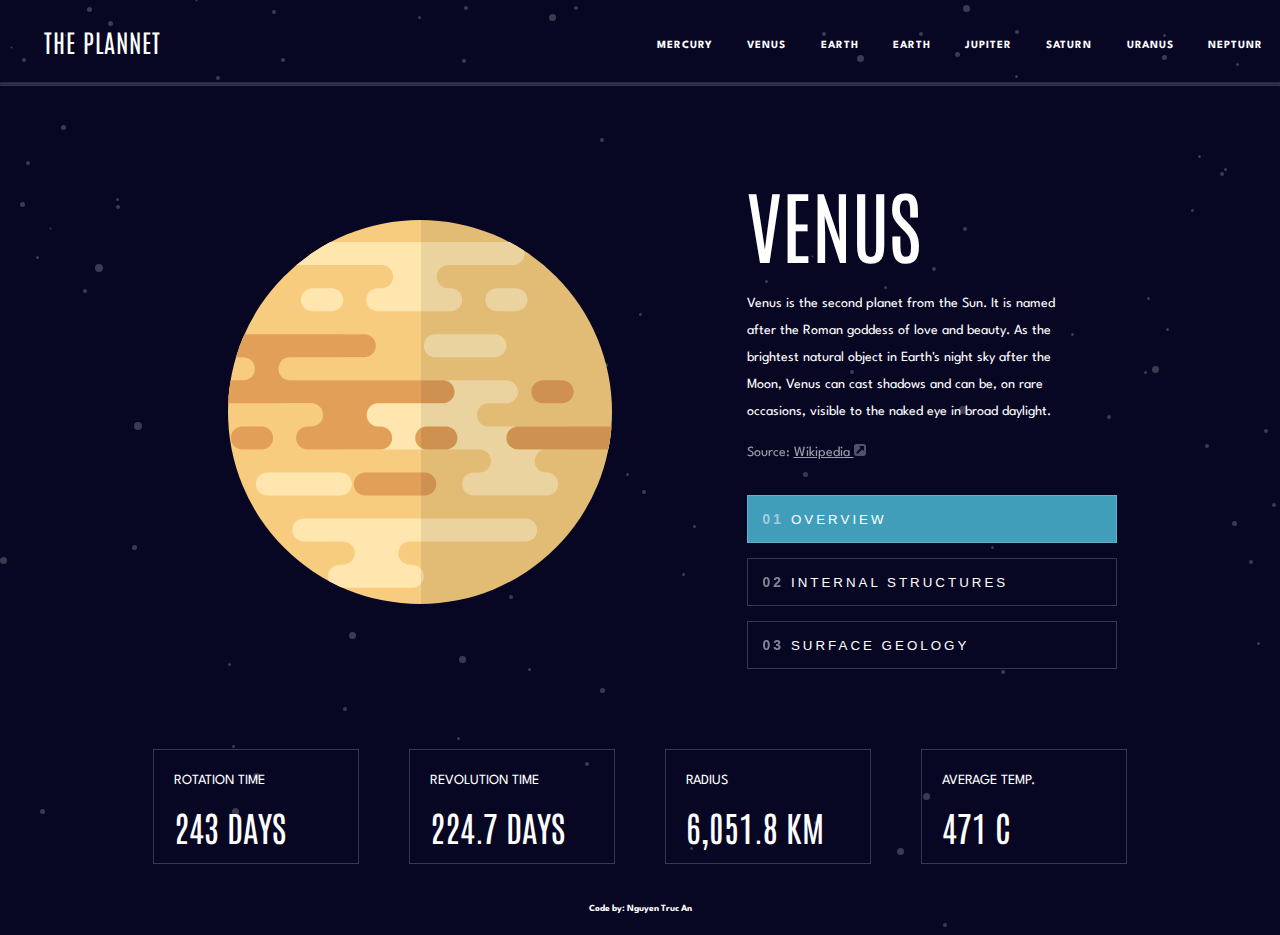
<file: venus.html>
<!DOCTYPE html>
<html lang="en">
<head>
    <meta charset="UTF-8">
    <meta http-equiv="X-UA-Compatible" content="IE=edge">
    <meta name="viewport" content="width=device-width, initial-scale=1.0">
    <title>Venus</title>
    <link rel="stylesheet" href="./style.css">
    <link rel="icon" href="./assets/planet-venus.svg" type="image/x-icon">

    <link rel="preconnect" href="https://fonts.googleapis.com">
    <link rel="preconnect" href="https://fonts.gstatic.com" crossorigin>
    <link href="https://fonts.googleapis.com/css2?family=Antonio:wght@400;700&display=swap" rel="stylesheet">

    <link rel="preconnect" href="https://fonts.googleapis.com">
    <link rel="preconnect" href="https://fonts.gstatic.com" crossorigin>
    <link href="https://fonts.googleapis.com/css2?family=Spartan:wght@400;700&display=swap" rel="stylesheet">
</head>
<body>
    <section class="top-container">
        <div class="logo-container">
            <a href="./index.html">
                <h1 class="logo"> the plannet </h1>
            </a>
        </div>
        <div class="collapse-menu">
            <img src="./assets/icon-hamburger.svg" icon="icon">
        </div>
        <div class="planet-menu">
            <a class="category-box" href="./index.html">
                <h5 class="planet">MERCURY</h5>
            </a>
            <a class="category-box" href="./venus.html">
                <h5 class="planet">VENUS</h5>
            </a>
            <a class="category-box" href="./earth.html">
                <h5 class="planet">EARTH</h5>
            </a>
            <a class="category-box" href="./mars.html">
                <h5 class="planet">EARTH</h5>
            </a>
            <a class="category-box" href="./jupiter.html">
                <h5 class="planet">JUPITER</h5>
            </a>
            <a class="category-box" href="./saturn.html">
                <h5 class="planet">SATURN</h5>
            </a>
            <a class="category-box" href="./uranus.html">
                <h5 class="planet">URANUS</h5>
            </a>
            <a class="category-box" href="neptune.html">
                <h5 class="planet">NEPTUNR</h5> 
            </a>
        </div>
    </section>
    <hr>

    <div class="category-drop-list collapse-drop-list">
        <a class="category-box" href="./index.html">
            <div class="left">
                <div class="planet-color mer"></div>
                <h5 class="planet">MERCURY</h5>
            </div>
            <div class="right">
                <img src="./assets/icon-chevron.svg" alt="icon">
            </div>
        </a>
        <hr>
        <a class="category-box" href="./venus.html">
            <div class="left">
                <div class="planet-color ven"></div>
                <h5 class="planet">VENUS</h5>
            </div>
            <div class="right">
                <img src="./assets/icon-chevron.svg" alt="icon">
            </div>
        </a>
        <hr>
        <a class="category-box" href="./earth.html">
            <div class="left">
                <div class="planet-color ear"></div>
                <h5 class="planet">EARTH</h5>
            </div>
            <div class="right">
                <img src="./assets/icon-chevron.svg" alt="icon">
            </div>
        </a>
        <hr>
        <a class="category-box" href="./mars.html">
            <div class="left">
                <div class="planet-color mar"></div>
                <h5 class="planet">MARS</h5>
            </div>
            <div class="right">
                <img src="./assets/icon-chevron.svg" alt="icon">
            </div>
        </a>
        <hr>
        <a class="category-box" href="./jupiter.html">
            <div class="left">
                <div class="planet-color jup"></div>
                <h5 class="planet">JUPITER</h5>
            </div>
            <div class="right">
                <img src="./assets/icon-chevron.svg" alt="icon">
            </div>
        </a>
        <hr>
        <a class="category-box" href="./saturn.html">
            <div class="left">
                <div class="planet-color sat"></div>
                <h5 class="planet">SATURN</h5>
            </div>
            <div class="right">
                <img src="./assets/icon-chevron.svg" alt="icon">
            </div>
        </a>
        <hr>
        <a class="category-box" href="./uranus.html">
            <div class="left">
                <div class="planet-color ura"></div>
                <h5 class="planet">URANUS</h5>
            </div>
            <div class="right">
                <img src="./assets/icon-chevron.svg" alt="icon">
            </div>
        </a>
        <hr>
        <a class="category-box" href="neptune.html">
            <div class="left">
                <div class="planet-color nep"></div>
                <h5 class="planet">NEPTUNE</h5> 
            </div>
            <div class="right">
                <img src="./assets/icon-chevron.svg" alt="icon">
            </div>
        </a>
    </div>

    <div class="mobile-menu-off">
        <div class="mobile-menu">
            <div>
                <button onClick="overview()" class="mobile-category overview btn-hover">OVERVIEW</button> 
            </div>
            <div>
                <button onClick="structure()" class="mobile-category structure">STRUCTURES</button> <br>
            </div>
            <div>
                <button onClick="surface()" class="mobile-category surface">SURFACE</button> <br>
            </div>
        </div>
    </div>
    <hr>


    <section class="bottom-container">
        <div class="bottom-1">
            <div class="image-container">
                <img class="plannet-image" src="./assets/planet-venus.svg" alt="mecury image">
                <img class="surface-img is-hidden" src="./assets/geology-venus.png" alt="surface venus image">
            </div>
            <div class="content-container">
                <div class="details">
                    <h1>VENUS</h1>
                    <p class="content">Venus is the second planet from the Sun. It is named after the Roman goddess of love and beauty. As the brightest natural object in Earth's night sky after the Moon, Venus can cast shadows and can be, on rare occasions, visible to the naked eye in broad daylight.</p>
                    <p class="source">Source: <a href="#"> Wikipedia <img src="./assets/icon-source.svg" alt="icon"></a></p>
                </div>
                <div class="button-container">
                        <div>
                            <button onClick="overview()" class="category overview btn-hover"> <span class="od">01 </span>OVERVIEW</button> 
                        </div>
                        <div>
                            <button onClick="structure()" class="category structure"><span class="od">02 </span>INTERNAL STRUCTURES</button> <br>
                        </div>
                        <div>
                            <button onClick="surface()" class="category surface"><span class="od">03 </span>SURFACE GEOLOGY</button> <br>
                        </div>
                </div>
            </div>
        </div>
        <div class="bottom-2">
            <div class="gen-info">
                <p>ROTATION TIME</p>
                <H2>243 DAYS</H2>
            </div>
            <div class="gen-info">
                <p>REVOLUTION TIME</p>
                <H2>224.7 DAYS</H2>
            </div>
            <div class="gen-info">
                <p>RADIUS</p>
                <H2>6,051.8 KM</H2>
            </div>
            <div class="gen-info">
                <p>AVERAGE TEMP.</p>
                <H2>471 C</H2>
            </div>
        </div>
    </section>

    <h6 class="footer">Code by: Nguyen Truc An</h6>
    <script src="./js/venus.js"></script>
</body>
</html>
</file>
<file: style.css>
body{
    font-family: 'Spartan', sans-serif;
    font-size: 14px;
    color: white; 
    margin: 0;
    background-color: #070724;
    background-image: url(assets/background-stars.svg);
}

button{
    color: white;
    background-color: #070724;
    margin-top: 15px;
    padding: 15px;
    width: 370px;
    text-align: left;
    border: 0.5px solid rgba(255, 255, 255, 0.2);
}

button:hover{
    background-color: #38384F;
}

.btn-hover{
    background-color: #419EBB;
}

a {
    text-decoration: underline;
    color: white;
}

.logo-container a{
    text-decoration: none;
}

.planet-menu a{
    text-decoration: none;
}

hr{
    color: white;
    opacity: 0.2;
    margin: 0;
}

h1{
    font-family: 'Antonio', sans-serif;
    font-size: 80px;
    font-weight: normal;
}

h2{
    font-family: 'Antonio', sans-serif;
    font-size: 35px;
    font-weight: normal;
    line-height: 52px;
    margin: 0;
}

h3{
    font-family: 'Antonio', sans-serif;
    font-size: 12px;
    font-weight: 700;
    line-height: 2.6;
}

h4{
    font-family: 'Antonio', sans-serif;
    font-size: 11px;
    font-weight: 700;
    line-height: 1;
    letter-spacing: 1px;
}

h6{
    text-align: center;
}


/* ---------------Top field ---------------- */

.top-container{
    display: flex;
    justify-content: space-between;
    flex-wrap: wrap;
}

.logo-container{
    display: flex;
    justify-content: center;
    align-items: center;
    flex-basis: 16%
}

.collapse-menu{
    display: none;
}

.logo{
    font-size: 25px;
    line-height: 36px;
    letter-spacing: 1.05px;
    text-transform: uppercase;
    /* padding-left: 20px; */
}

.planet-menu{
    font-weight: 700;
    display: flex;
    /* padding: 10px; */
    justify-content: space-around;
    flex-basis: 50%;
    /* align-items: center; */
}

.planet{
    font-size: 11px;
    line-height: 25px;
    letter-spacing: 1px;
    text-transform: uppercase;
    padding-top: 5px;
}

.category-box{
    border-top: 5px solid #070724;
    display: flex;
    align-items: center;
    justify-content: space-between;
    padding: 5px 0 5px 0;
}

.category-box:hover{
    border-top: 5px solid #419EBB;
}

.mobile-menu{
    width: 100%;
    display: flex;
    justify-content: space-around;
    text-align: left;
}

.mobile-category{
    font-size: 12px;
    border: none;
    width: 30%;
    margin: 0;
}

.is-hidden{
    display: none;
}

.mobile-menu-off{
    display: none;
}

/* -----------------Bottom Fields------------------ */

.bottom-container{
    width: 80%;
    margin: auto;
}

.bottom-1{
    display: flex;
    justify-content: space-around;
    flex-wrap: wrap;
    flex-basis: 100%;
    margin-top: 70px;
}

.image-container{
    flex-basis: 50%;
    display: flex;
    flex-direction: column;
    justify-content: center;
    align-items: center;
}

.plannet-image{
    width: 75%;
}

.surface-img{
    width: 25%;
    margin-top: -10%;
}

.content-container{
    flex-basis: 30%;
}

.details{
    width: 90%;
    line-height: 27px;
}


.bottom-2{
    display: flex;
    justify-content: space-around;
    margin-top: 80px;
    margin-bottom: 40px;
}

.gen-info{
    width: 18%;
    border: 0.5px solid rgba(255, 255, 255, 0.2);
    padding-top: 1%;
    padding-left: 2%;
    padding-bottom: 1%;
}

.category{
    letter-spacing: 3px;
}

.od{
    opacity: 0.5;
    letter-spacing: 3px;
    font-weight: bold;
    font-size: 14px;
}

.source{
    opacity: 0.6;
}

.category-drop-list a{
    text-decoration: none;
}


.left{
    width: 30%;
    display: flex;
    align-items: center;
    justify-content: flex-start;
    margin-left: 25px;
}

.right{ 
    margin-right: 30px;
}

.category-drop-list{
    text-decoration: none;
}

.collapse-drop-list{
    display: none;
}

.planet-color{
    margin-right: 15px;
    width: 20px;
    height: 20px;  
    border-radius: 50%; 
}

.mer{
    background-color: #DEF4FC;
}


.ven{
    background-color: #F7CC7F;
}

.ear{
    background-color: #545BFE;
}

.mar{
    background-color: #FF6A45;
}

.jup{
    background-color: #ECAD7A;
}

.sat{
    background-color: #FCCB6B;
}

.ura{
    background-color: #65F0D5;
}

.nep{
    background-color: #497EFA;
}


/* Tablet Landscape Screen Sizes */
@media only screen and (max-width: 980px)  {
    .bottom-container{
        width: 90%;
        margin: auto;
    }

    .bottom-2{
        margin-top: 50px;
    }
    .planet-menu{
        flex-basis: 100%;
    }
    .logo-container{
        flex-basis: 100%;
    }
    .content-container{
        display: flex;
        flex-basis: 100%;
        justify-content: space-between;
        align-items: center;
    }

    .details{
        width: 40%;
    }

    button{
        width: 300px;
    }

    h2{
        font-size: 20px;
    }

    p{
        font-size: 10px;
    }

    h1{
        font-size: 50px;
    }

    .button-container{
        display: flex;
        flex-direction: column;
        align-items: center;
    }
  
    
}

/* Mobile Landscape Screen Sizes */
@media only screen and (max-width: 630px)  {
    body{
        text-align: center;
    }
    .planet-menu{
        display: none;
    }

    .logo-container{
        flex-basis: 50%;
        justify-content: space-between;
    }
    .logo{
        padding: 15px;
    }
    .collapse-menu{
        flex-basis: 20%;
        display: flex;
        align-items: center;
        justify-content: center;
    }
    .content-container{
        justify-content: center;
        flex-wrap: wrap;
    }
    .bottom-2{
        flex-direction: column;
    }

    .mobile-category{
        width: 100%;
    }

    .gen-info{
        margin: auto;
        width: 95%;
        display: flex;
        align-items: center;
        justify-content: space-between;
        padding-left: 2%;
        padding-right: 2%;
        margin-top: 2%;
    }

    .category{
        display: none;
    }

    .details{
        width: 100%;
    }

    .mobile-menu-off{
        display: block;
    }
}
</file>
